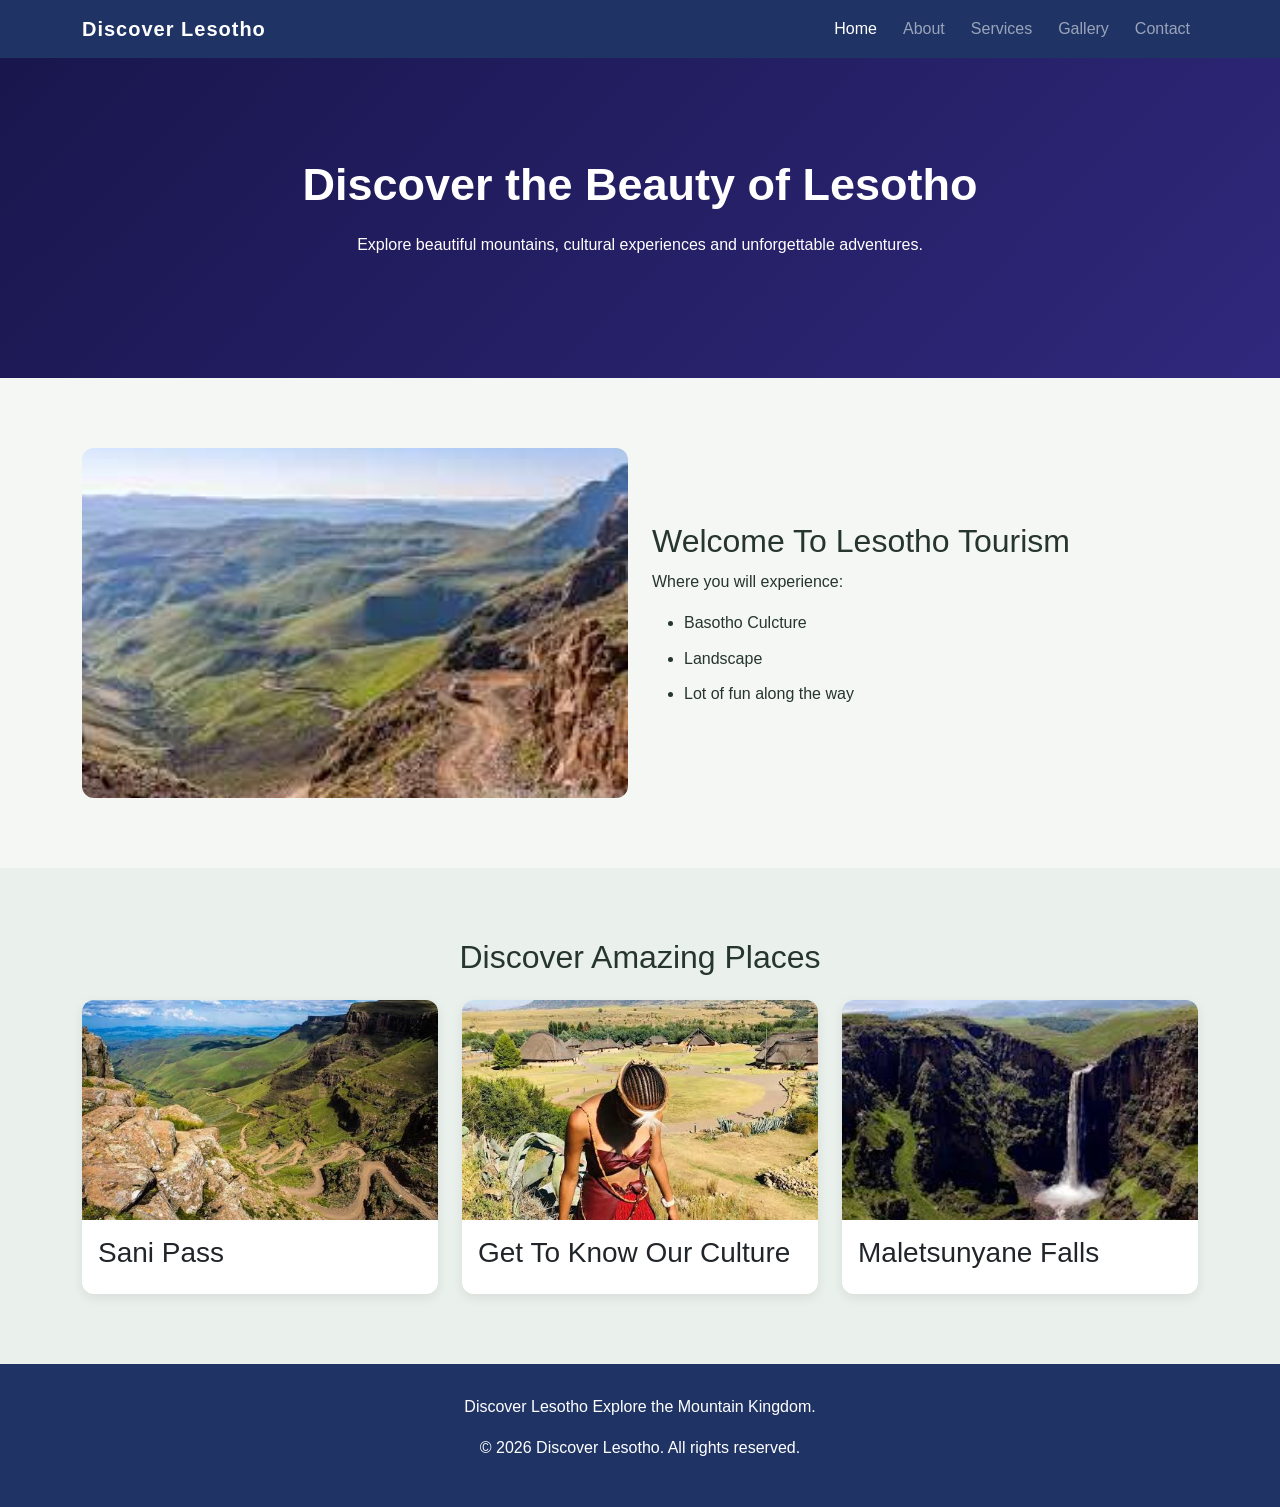
<file: index.html>
<!DOCTYPE html>
<html lang="en">

<head>
    
    <meta charset="UTF-8">
    <meta name="viewport" content="width=device-width, initial-scale=1.0">

    <title>Discover Lesotho | Home</title>

    
    <link href="bootstrap.min.css"
          rel="stylesheet">

    
    <link rel="stylesheet" href="style.css">
</head>

<body>

    
    <nav class="navbar navbar-expand-lg navbar-dark site-navbar">
        <div class="container">

            <a class="navbar-brand fw-bold" href="index.html">
                Discover Lesotho
            </a>

            
            <button class="navbar-toggler" type="button"
                    data-bs-toggle="collapse"
                    data-bs-target="#menu">
                <span class="navbar-toggler-icon"></span>
            </button>

            
            <div class="collapse navbar-collapse" id="menu">
                <ul class="navbar-nav ms-auto">
                    <li class="nav-item">
                        <a class="nav-link active" href="index.html">Home</a>
                    </li>

                    <li class="nav-item">
                        <a class="nav-link" href="about.html">About</a>
                    </li>

                    <li class="nav-item">
                        <a class="nav-link" href="services.html">Services</a>
                    </li>

                    <li class="nav-item">
                        <a class="nav-link" href="gallery.html">Gallery</a>
                    </li>

                    <li class="nav-item">
                        <a class="nav-link" href="contact.html">Contact</a>
                    </li>
                </ul>
            </div>

        </div>
    </nav>


    
    <header class="hero">
        <div class="container text-center">

        

            <h1>Discover the Beauty of Lesotho</h1>

            <p class="hero-text">
                Explore beautiful mountains, cultural experiences
                and unforgettable adventures.
            </p>


        </div>
    </header>


    
    <section class="section-space">
        <div class="container">
            <div class="row align-items-center g-4">

                
                <div class="col-lg-6">
                    <img
                        src="img4.jpg"
                        class="feature-image"
                        alt="Scenic landscape in Lesotho">
                </div>

                
                <div class="col-lg-6">


                    <h2>Welcome To Lesotho Tourism</h2>

                    <p>
                        Where you will experience:
                    </p>

                    <ul class="check-list">
                        <li>Basotho Culcture</li>
                        <li>Landscape</li>
                        <li>Lot of fun along the way</li>
                    </ul>

                    

                </div>
            </div>
        </div>
    </section>


    
    <section class="section-space destinations-section">
        <div class="container">

            <div class="text-center mb-4">
                
                <h2>Discover Amazing Places</h2>
                
            </div>

            <div class="row g-4">

                
                <div class="col-md-4">
                    <div class="card destination-card h-100">

                        <img src="img6.jpg"
                             class="card-img-top"
                             alt="Mountains in Lesotho">

                        <div class="card-body">
                            <h3 class="card-title">Sani Pass</h3>

                    

                        </div>

                    </div>
                </div>

                
                <div class="col-md-4">
                    <div class="card destination-card h-100">

                        <img src="img9.jpg"
                             class="card-img-top"
                             alt="Lesotho culture">

                        <div class="card-body">
                            <h3 class="card-title">Get To Know Our Culture</h3>


                        </div>

                    </div>
                </div>

                
                <div class="col-md-4">
                    <div class="card destination-card h-100">

                        <img src="img1.jpg"
                             class="card-img-top"
                             alt="Waterfall in Lesotho">

                        <div class="card-body">
                            <h3 class="card-title">Maletsunyane Falls</h3>

                            
                        </div>

                    </div>
                </div>

            </div>
        </div>
    </section>


    
    <footer class="site-footer text-center">
        <div class="container">
            <p>Discover Lesotho Explore the Mountain Kingdom.</p>
            <p>&copy; 2026 Discover Lesotho. All rights reserved.</p>
        </div>
    </footer>


    
    <script src="bootstrap.bundle.min.js"></script>

    
    <script src="script.js"></script>

</body>
</html>
</file>
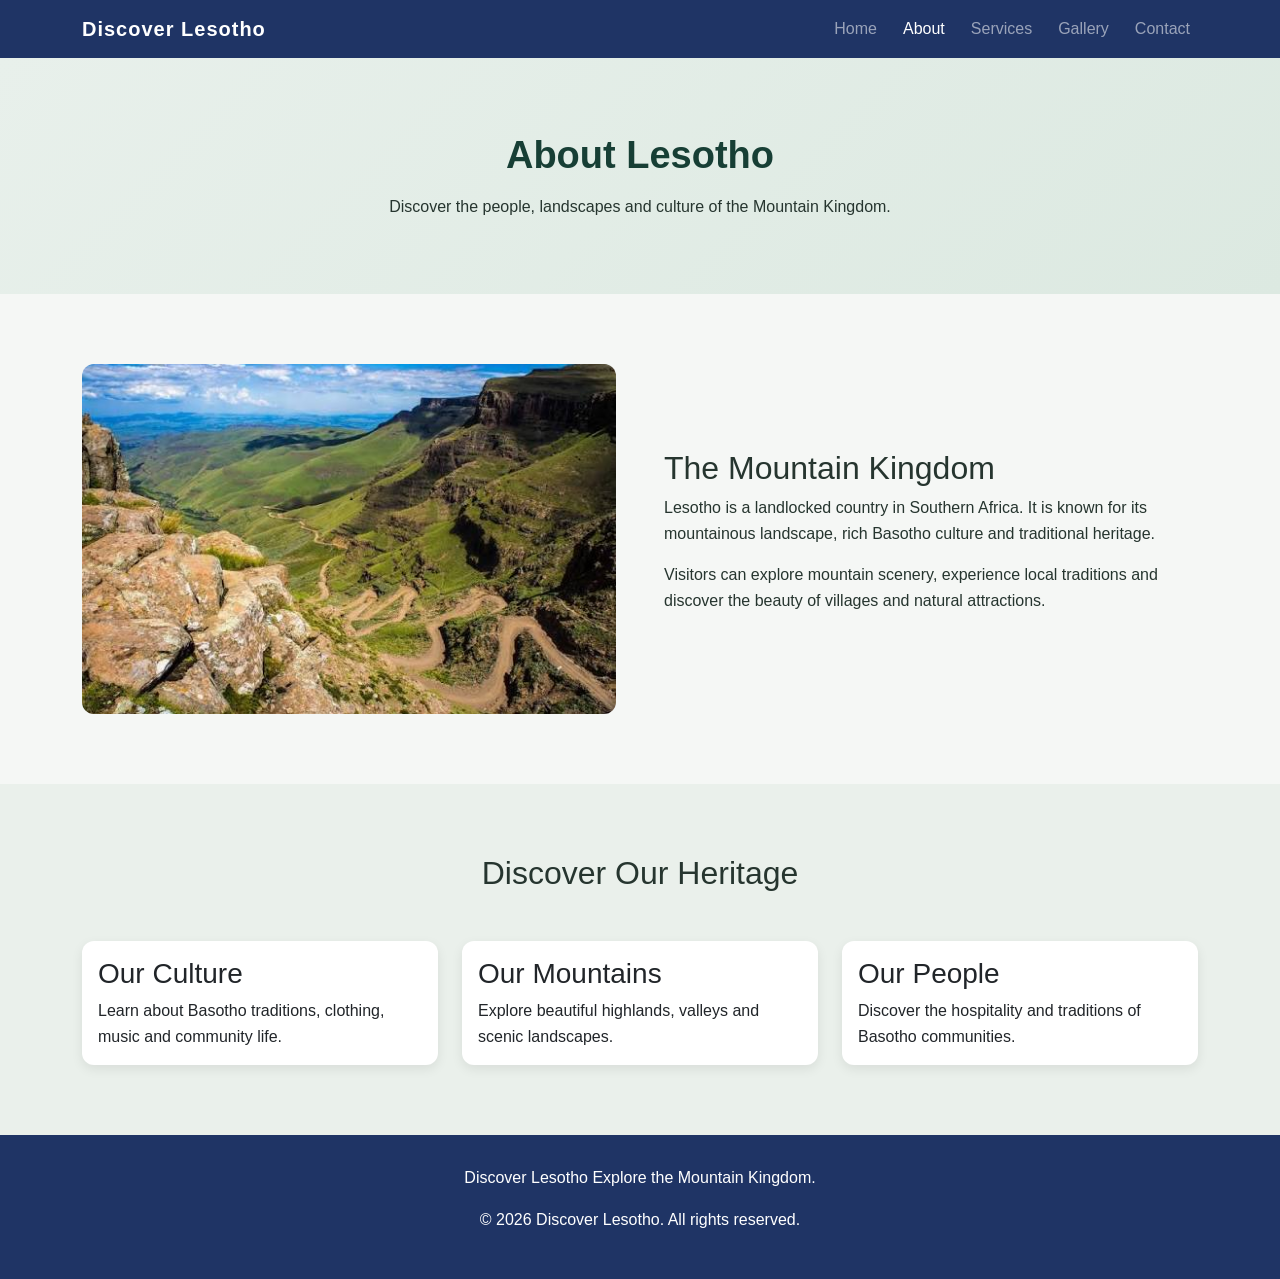
<file: about.html>
<!DOCTYPE html>
<html lang="en">

<head>
    
    <meta charset="UTF-8">
    <meta name="viewport" content="width=device-width, initial-scale=1.0">

    <title>About Lesotho | Discover Lesotho</title>

    
    <link
        href="bootstrap.min.css"
        rel="stylesheet">

    
    <link rel="stylesheet" href="style.css">
</head>

<body>

    
    <nav class="navbar navbar-expand-lg navbar-dark site-navbar">
        <div class="container">

            <a class="navbar-brand fw-bold" href="index.html">
                Discover Lesotho
            </a>

            
            <button class="navbar-toggler" type="button"
                data-bs-toggle="collapse" data-bs-target="#menu">
                <span class="navbar-toggler-icon"></span>
            </button>

            
            <div class="collapse navbar-collapse" id="menu">
                <ul class="navbar-nav ms-auto">

                    <li class="nav-item">
                        <a class="nav-link" href="index.html">Home</a>
                    </li>

                    <li class="nav-item">
                        <a class="nav-link active" href="about.html">About</a>
                    </li>

                    <li class="nav-item">
                        <a class="nav-link" href="services.html">Services</a>
                    </li>

                    <li class="nav-item">
                        <a class="nav-link" href="gallery.html">Gallery</a>
                    </li>

                    <li class="nav-item">
                        <a class="nav-link" href="contact.html">Contact</a>
                    </li>

                </ul>
            </div>
        </div>
    </nav>


    
    <header class="page-header text-center">
        <div class="container">

            

            <h1>About Lesotho</h1>

            <p>
                Discover the people, landscapes and culture
                of the Mountain Kingdom.
            </p>

        </div>
    </header>


    
    <main>

        <section class="section-space">
            <div class="container">
                <div class="row align-items-center g-5">

                    
                    <div class="col-lg-6">
                        <img
                            src="img6.jpg"
                            alt="Beautiful mountain scenery in Lesotho"
                            class="feature-image">
                    </div>

                    
                    <div class="col-lg-6">

                        

                        <h2>The Mountain Kingdom</h2>

                        <p>
                            Lesotho is a landlocked country in Southern Africa. It is known for its
                            mountainous landscape, rich Basotho culture
                            and traditional heritage.
                        </p>

                        <p>
                            Visitors can explore mountain scenery, experience
                            local traditions and discover the beauty of
                            villages and natural attractions.
                        </p>

                        

                    </div>
                </div>
            </div>
        </section>


        
        <section class="section-space destinations-section">
            <div class="container">

                <div class="text-center mb-5">
                    
                    <h2>Discover Our Heritage</h2>
                </div>

                <div class="row g-4">

                    
                    <div class="col-md-4">
                        <div class="card destination-card h-100">
                            <div class="card-body">

                                <h3 class="card-title">
                                    Our Culture
                                </h3>

                                <p class="card-text">
                                    Learn about Basotho traditions,
                                    clothing, music and community life.
                                </p>

                            </div>
                        </div>
                    </div>

                    
                    <div class="col-md-4">
                        <div class="card destination-card h-100">
                            <div class="card-body">

                                <h3 class="card-title">
                                    Our Mountains
                                </h3>

                                <p class="card-text">
                                    Explore beautiful highlands,
                                    valleys and scenic landscapes.
                                </p>

                            </div>
                        </div>
                    </div>

                    
                    <div class="col-md-4">
                        <div class="card destination-card h-100">
                            <div class="card-body">

                                <h3 class="card-title">
                                    Our People
                                </h3>

                                <p class="card-text">
                                    Discover the hospitality and
                                    traditions of Basotho communities.
                                </p>

                            </div>
                        </div>
                    </div>

                </div>
            </div>
        </section>

    </main>


    
    <footer class="site-footer text-center">
        <div class="container">
            <p>Discover Lesotho Explore the Mountain Kingdom.</p>
            <p>&copy; 2026 Discover Lesotho. All rights reserved.</p>
        </div>
    </footer>


    
    <script src="bootstrap.bundle.min.js"></script>

    
    <script src="script.js"></script>

</body>
</html>
</file>
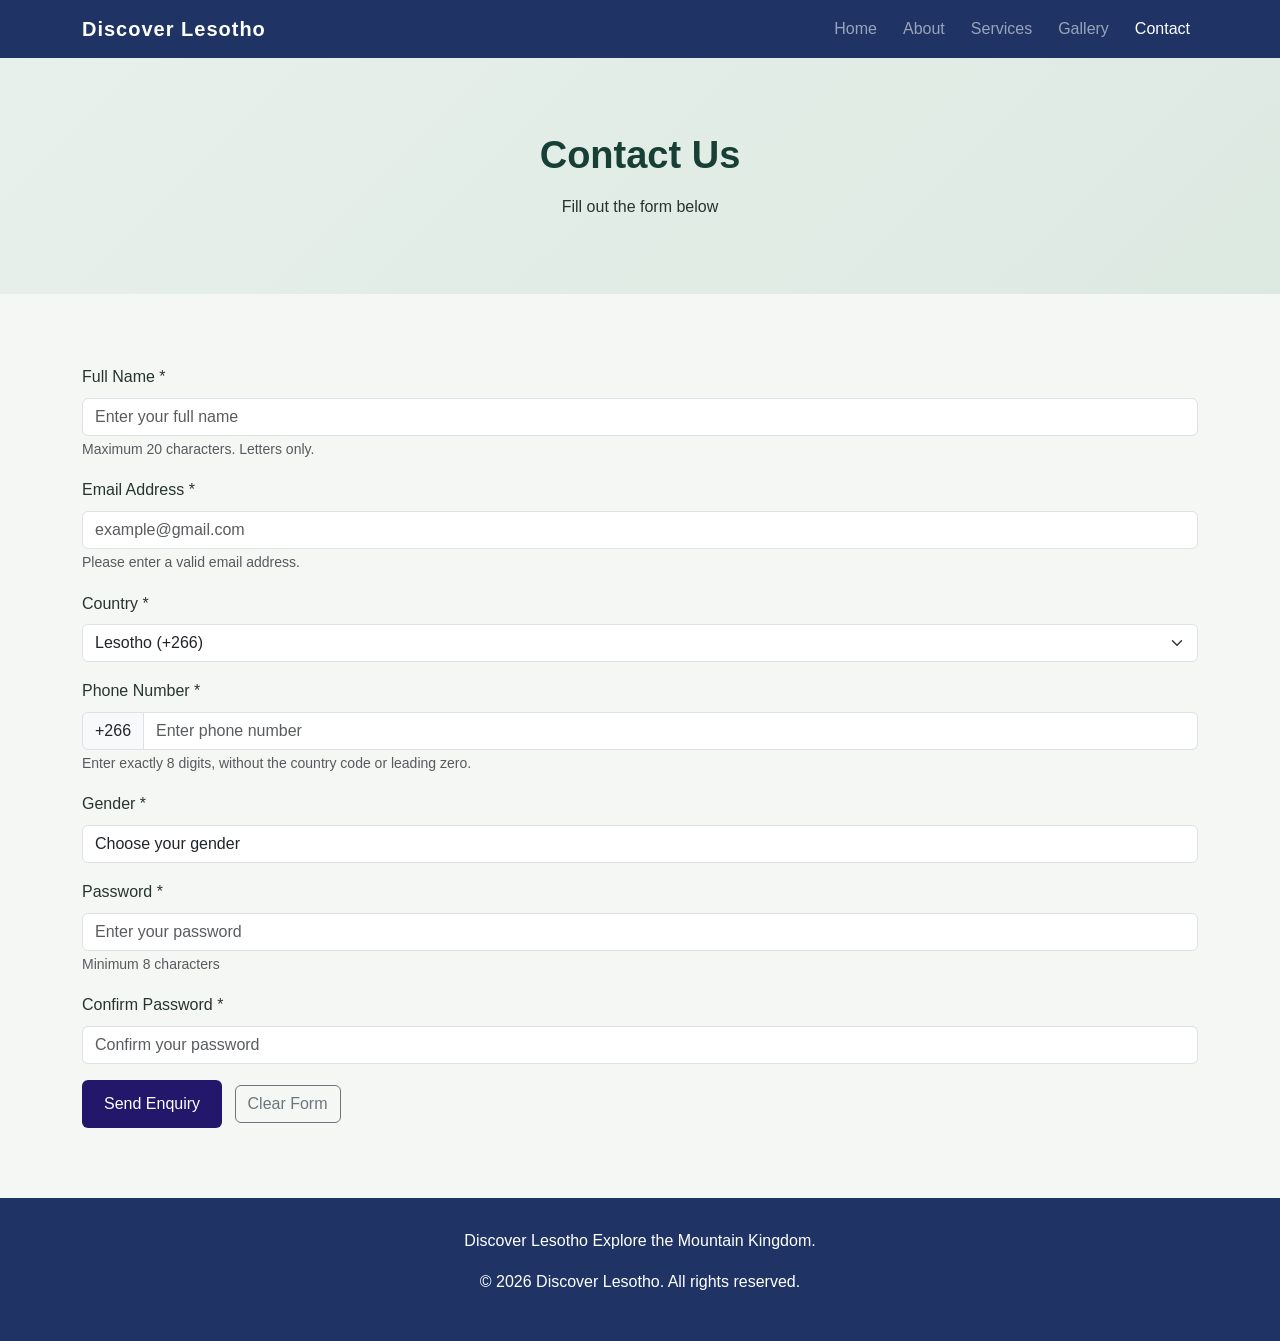
<file: contact.html>
<!DOCTYPE html>
<html lang="en">

<head>
    <meta charset="UTF-8">
    <meta name="viewport" content="width=device-width, initial-scale=1.0">

    <title>Contact Us | Discover Lesotho</title>

    
    <link
        href="bootstrap.min.css"
        rel="stylesheet">

    
    <link rel="stylesheet" href="style.css">
</head>

<body>

    
    <nav class="navbar navbar-expand-lg navbar-dark site-navbar">
        <div class="container">

            <a class="navbar-brand fw-bold" href="index.html">
                Discover Lesotho
            </a>

            <button class="navbar-toggler" type="button"
                data-bs-toggle="collapse" data-bs-target="#menu"
                aria-controls="menu" aria-expanded="false"
                aria-label="Open navigation menu">
                <span class="navbar-toggler-icon"></span>
            </button>

            <div class="collapse navbar-collapse" id="menu">
                <ul class="navbar-nav ms-auto">

                    <li class="nav-item">
                        <a class="nav-link" href="index.html">Home</a>
                    </li>

                    <li class="nav-item">
                        <a class="nav-link" href="about.html">About</a>
                    </li>

                    <li class="nav-item">
                        <a class="nav-link" href="services.html">Services</a>
                    </li>

                    <li class="nav-item">
                        <a class="nav-link" href="gallery.html">Gallery</a>
                    </li>

                    <li class="nav-item">
                        <a class="nav-link active"
                           href="contact.html">Contact</a>
                    </li>

                </ul>
            </div>
        </div>
    </nav>


    
    <header class="page-header text-center">
        <div class="container">

            

            <h1>Contact Us</h1>

            <p>
                Fill out the form below
            </p>

        </div>
    </header>


    
    <main>
        <section class="section-space">
            <div class="container">


                            <form id="contactForm">

                                
                                

<div class="mb-3">
    <label for="fullName" class="form-label">
        Full Name *
    </label>

    <input
        type="text"
        class="form-control"
        id="fullName"
        name="fullName"
        placeholder="Enter your full name"
        maxlength="20"
        minlength="2"
        pattern="[A-Za-zÀ-ÖØ-öø-ÿ' -]{2,20}"
        title="Enter 2 to 20 characters. Numbers are not allowed."
        autocomplete="name"
        required>

    <small class="text-muted">
        Maximum 20 characters. Letters only.
    </small>
</div>


                                

<div class="mb-3">

    <label for="email" class="form-label">
        Email Address *
    </label>

    <input
        type="email"
        class="form-control"
        id="email"
        name="email"
        placeholder="example@gmail.com"
        maxlength="254"
        pattern="[a-zA-Z0-9._%+-]+@[a-zA-Z0-9-]+(\.[a-zA-Z0-9-]+)+"
        title="Enter a valid email address, for example example@gmail.com"
        autocomplete="email"
        required>

    <small class="text-muted">
        Please enter a valid email address.
    </small>

</div>


                               

<div class="mb-3">

    <label for="countryCode" class="form-label">
        Country *
    </label>

    <select class="form-select"
            id="countryCode"
            name="countryCode"
            required>

        <option value="+266" data-length="8" selected>
            Lesotho (+266)
        </option>

        <option value="+27" data-length="9">
            South Africa (+27)
        </option>

        <option value="+267" data-length="8">
            Botswana (+267)
        </option>

        <option value="+263" data-length="9">
            Zimbabwe (+263)
        </option>

        <option value="+268" data-length="8">
            Eswatini (+268)
        </option>

    </select>

    <label for="phone" class="form-label mt-3">
        Phone Number *
    </label>

    <div class="input-group">

        <span class="input-group-text" id="phonePrefix">
            +266
        </span>

        <input
            type="tel"
            class="form-control"
            id="phone"
            name="phone"
            placeholder="Enter phone number"
            inputmode="numeric"
            pattern="[0-9]+"
            maxlength="8"
            required>

    </div>

    <small class="text-muted" id="phoneHelp">
        Enter 8 digits for Lesotho, without the country code.
    </small>

</div>



<div class="mb-3">
  <label for="gender" class="form-label">Gender *</label>
  <select class="form-control" id="gender" name="gender" required>
    <option value="" disabled selected>Choose your gender</option>
    <option value="male">Male</option>
    <option value="female">Female</option>
    <option value="other">Other</option>
    <option value="prefer-not">Prefer not to say</option>
  </select>
</div>


<div class="mb-3">
  <label for="password" class="form-label">Password *</label>
  <input type="password" class="form-control" id="password" name="password" 
         placeholder="Enter your password" minlength="8" required>
  <small class="form-text text-muted">Minimum 8 characters</small>
</div>


<div class="mb-3">
  <label for="confirmPassword" class="form-label">Confirm Password *</label>
  <input type="password" class="form-control" id="confirmPassword" name="confirmPassword" 
         placeholder="Confirm your password" required>
  <small id="passwordError" class="text-danger" style="display:none;">Passwords do not match!</small>
</div>
                                

                                <button type="submit"
                                        class="btn btn-brand">
                                    Send Enquiry
                                </button>

                                <button type="reset"
                                        class="btn btn-outline-secondary ms-2">
                                    Clear Form
                                </button>

                            </form>

                        </div>
                    </div>

                </div>
            </div>
        </section>
    </main>


    
    <footer class="site-footer text-center">
        <div class="container">
            <p>Discover Lesotho Explore the Mountain Kingdom.</p>
            <p>&copy; 2026 Discover Lesotho. All rights reserved.</p>
        </div>
    </footer>


    
    <script
        src="bootstrap.bundle.min.js">
    </script>

    
    <script src="script.js"></script>

    <script>
  const password = document.getElementById('password');
  const confirmPassword = document.getElementById('confirmPassword');
  const errorText = document.getElementById('passwordError');

  confirmPassword.addEventListener('input', function() {
    if (password.value !== confirmPassword.value) {
      errorText.style.display = 'block';
      confirmPassword.setCustomValidity("Passwords don't match");
    } else {
      errorText.style.display = 'none';
      confirmPassword.setCustomValidity('');
    }
  });
</script>

</body>
</html>
</file>
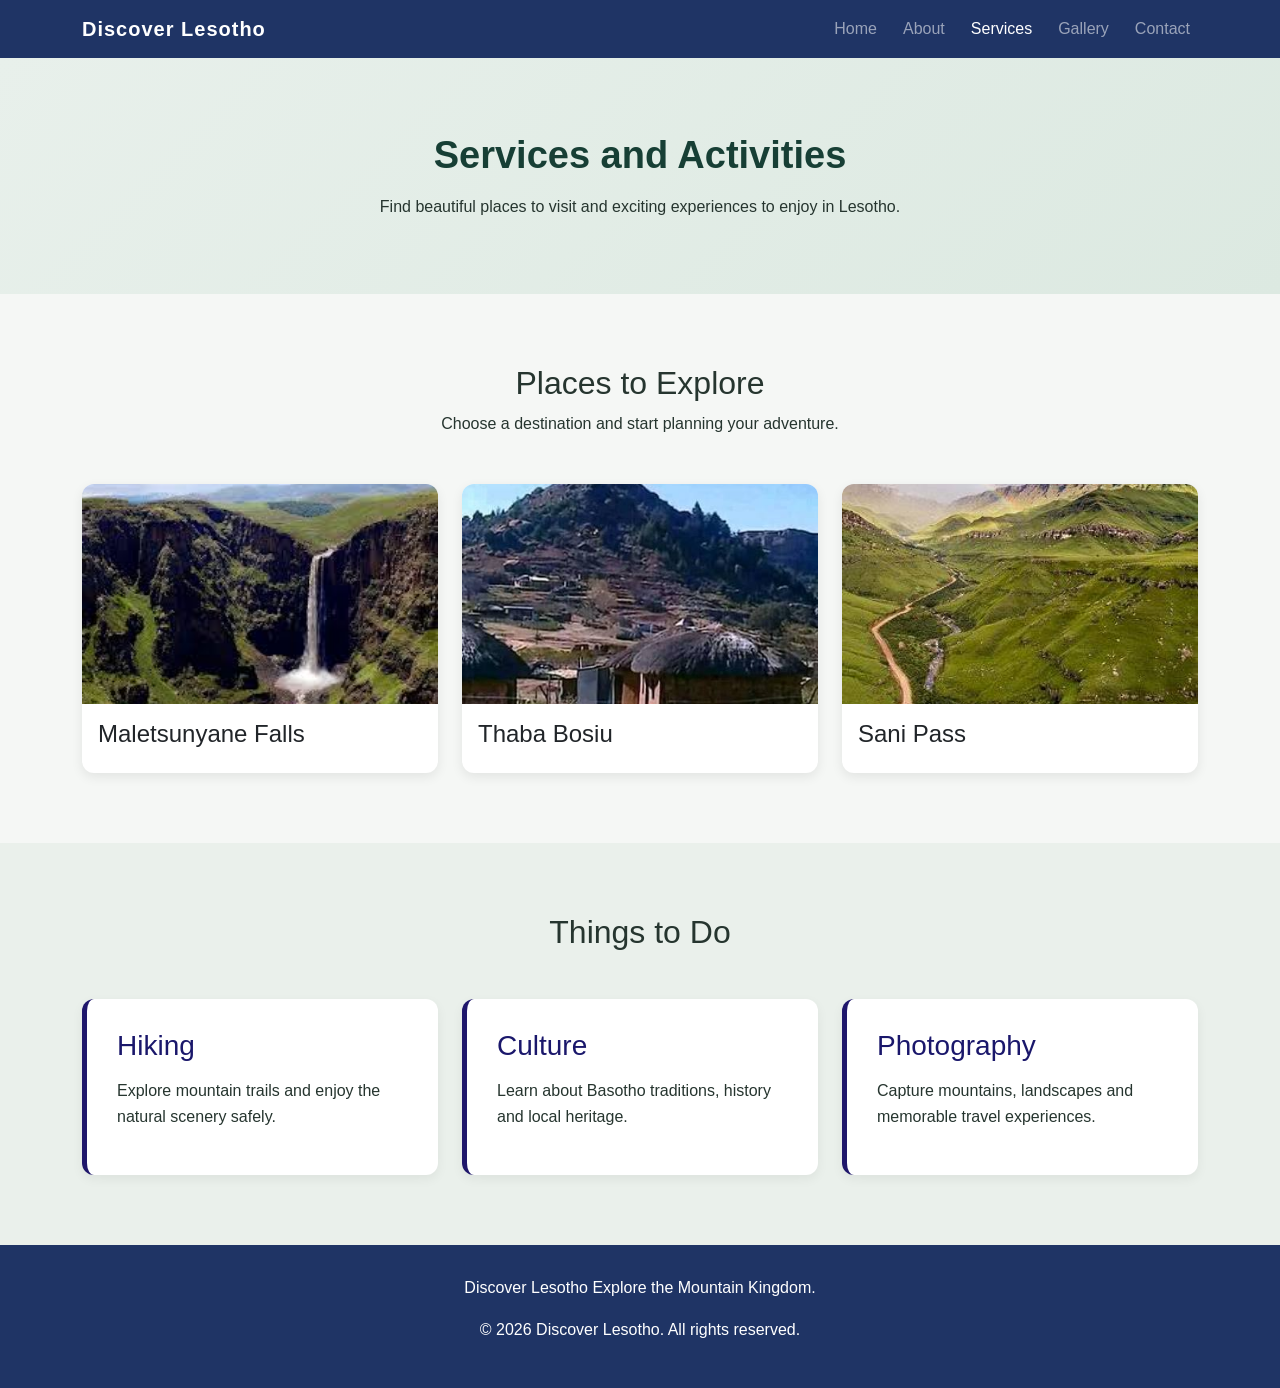
<file: services.html>
<!DOCTYPE html>
<html lang="en">

<head>
    <meta charset="UTF-8">
    <meta name="viewport" content="width=device-width, initial-scale=1.0">

    <title>Destinations | Discover Lesotho</title>

    
    <link
        href="bootstrap.min.css"
        rel="stylesheet">

    
    <link rel="stylesheet" href="style.css">
</head>

<body>

    
    <nav class="navbar navbar-expand-lg navbar-dark site-navbar">
        <div class="container">

            <a class="navbar-brand fw-bold" href="index.html">
                Discover Lesotho
            </a>

            <button class="navbar-toggler" type="button"
                data-bs-toggle="collapse" data-bs-target="#menu">
                <span class="navbar-toggler-icon"></span>
            </button>

            <div class="collapse navbar-collapse" id="menu">
                <ul class="navbar-nav ms-auto">

                    <li class="nav-item">
                        <a class="nav-link" href="index.html">Home</a>
                    </li>

                    <li class="nav-item">
                        <a class="nav-link" href="about.html">About</a>
                    </li>

                    <li class="nav-item">
                        <a class="nav-link active"
                           href="services.html">Services</a>
                    </li>

                    <li class="nav-item">
                        <a class="nav-link" href="gallery.html">Gallery</a>
                    </li>

                    <li class="nav-item">
                        <a class="nav-link" href="contact.html">Contact</a>
                    </li>

                </ul>
            </div>
        </div>
    </nav>


    
    <header class="page-header text-center">
        <div class="container">

            

            <h1>Services and Activities</h1>

            <p>
                Find beautiful places to visit and exciting
                experiences to enjoy in Lesotho.
            </p>

        </div>
    </header>


    
    <main>

        <section class="section-space">
            <div class="container">

                <div class="text-center mb-5">
                    <h2>Places to Explore</h2>

                    <p>
                        Choose a destination and start planning
                        your adventure.
                    </p>
                </div>

                <div class="row g-4">

                    
                    <div class="col-md-6 col-lg-4">
                        <article class="card destination-card h-100">

                            <img
                                src="img1.jpg"
                                class="card-img-top"
                                alt="Maletsunyane Falls">

                            <div class="card-body">
                                <h2 class="card-title h4">
                                    Maletsunyane Falls
                                </h2>


                            </div>

                        </article>
                    </div>


                    
                    <div class="col-md-6 col-lg-4">
                        <article class="card destination-card h-100">

                            <img
                                src="img8.jpg"
                                class="card-img-top"
                                alt="Thaba Bosiu cultural heritage site">

                            <div class="card-body">
                                <h2 class="card-title h4">
                                    Thaba Bosiu
                                </h2>

                                
                            </div>

                        </article>
                    </div>


                    
                    <div class="col-md-6 col-lg-4">
                        <article class="card destination-card h-100">

                            <img
                                src="img5.jpg"
                                class="card-img-top"
                                alt="Mountain scenery around Sani Pass">

                            <div class="card-body">
                                <h2 class="card-title h4">
                                    Sani Pass
                                </h2>

                                
                            </div>

                        </article>
                    </div>

                </div>
            </div>
        </section>


        
        <section class="section-space destinations-section">
            <div class="container">

                <div class="text-center mb-5">
                    
                    <h2>Things to Do</h2>
                </div>

                <div class="row g-4">

                    <div class="col-md-4">
                        <div class="activity-box h-100">
                            <h3>Hiking</h3>

                            <p>
                                Explore mountain trails and enjoy
                                the natural scenery safely.
                            </p>
                        </div>
                    </div>

                    <div class="col-md-4">
                        <div class="activity-box h-100">
                            <h3>Culture</h3>

                            <p>
                                Learn about Basotho traditions,
                                history and local heritage.
                            </p>
                        </div>
                    </div>

                    <div class="col-md-4">
                        <div class="activity-box h-100">
                            <h3>Photography</h3>

                            <p>
                                Capture mountains, landscapes
                                and memorable travel experiences.
                            </p>
                        </div>
                    </div>

                </div>


            </div>
        </section>

    </main>


    
    <footer class="site-footer text-center">
        <div class="container">
            <p>Discover Lesotho Explore the Mountain Kingdom.</p>
            <p>&copy; 2026 Discover Lesotho. All rights reserved.</p>
        </div>
    </footer>

    <script
        src="bootstrap.bundle.min.js">
    </script>

    
    <script src="script.js"></script>


</body>
</html>
</file>
<file: style.css>
body {
    margin: 0;
    font-family: Arial, sans-serif;
    background-color: #f5f7f4;
    color: #292635;
    line-height: 1.6;
}


.site-navbar {
    background-color: #1f3465;
}

.navbar-brand {
    letter-spacing: 1px;
}

.nav-link {
    margin-left: 10px;
}

.nav-link:hover {
    color: #7f7be8;
}


.hero {
    background: linear-gradient(135deg, #19164d, #30287c);
    color: white;
    padding: 100px 20px;
}

.hero h1 {
    font-size: 45px;
    font-weight: bold;
}

.hero-text {
    max-width: 600px;
    margin: 20px auto;
}


.eyebrow {
    color: #bd8c2d;
    font-weight: bold;
    letter-spacing: 2px;
    font-size: 13px;
}


.section-space {
    padding-top: 70px;
    padding-bottom: 70px;
}


.feature-image {
    width: 100%;
    height: 350px;
    object-fit: cover;
    border-radius: 12px;
}


.check-list li {
    margin-bottom: 10px;
}


.btn-brand {
    background-color: #22176b;
    color: white;
    border: none;
    padding: 12px 22px;
    border-radius: 6px;
    text-decoration: none;
}

.btn-brand:hover {
    background-color: #131045;
    color: white;
}


.destinations-section {
    background-color: #eaf0eb;
}

.destination-card {
    border: none;
    border-radius: 12px;
    overflow: hidden;
    box-shadow: 0 4px 12px rgba(0, 0, 0, 0.08);
    transition: transform 0.3s ease;
}

.destination-card:hover {
    transform: translateY(-6px);
}

.destination-card img {
    width: 100%;
    height: 220px;
    object-fit: cover;
}


.site-footer {
    background-color: #1f3465;
    color: white;
    padding: 30px 10px;
}


@media (max-width: 576px) {
    .hero {
        padding: 65px 15px;
    }

    .hero h1 {
        font-size: 32px;
    }

    .feature-image {
        height: 260px;
    }
}



.page-header {
    background-color: #eaf0eb;
    padding: 65px 20px;
}

.page-header h1 {
    color: #24176b;
    font-size: 42px;
    font-weight: bold;
}

.page-header p:not(.eyebrow) {
    max-width: 650px;
    margin: 15px auto 0;
}



.activity-box {
    background-color: white;
    padding: 30px;
    border-radius: 12px;
    border-left: 5px solid #1f176b;
    box-shadow: 0 4px 12px rgba(0, 0, 0, 0.06);
    transition: transform 0.3s ease;
}

.activity-box:hover {
    transform: translateY(-5px);
}

.activity-box h3 {
    color: #1a176b;
    margin-bottom: 15px;
}



.gallery-item {
    height: 100%;
    padding-bottom: 15px;
}

.gallery-image {
    width: 100%;
    height: 250px;
    object-fit: cover;
    border-radius: 12px;
    cursor: pointer;
    transition: transform 0.3s ease, box-shadow 0.3s ease;
}

.gallery-image:hover,
.gallery-image:focus {
    transform: scale(1.02);
    box-shadow: 0 8px 20px rgba(0, 0, 0, 0.18);
    outline: 2px solid #17186b;
}

.gallery-item h3 {
    font-size: 21px;
    color: #24176b;
    margin-top: 16px;
}

.gallery-item p {
    color: #52615a;
}


#largePhoto {
    max-height: 70vh;
    object-fit: contain;
}



.contact-info {
    margin-top: 25px;
    padding: 18px;
    background-color: #eaf0eb;
    border-left: 4px solid #1f176b;
    border-radius: 6px;
}

.contact-info h3 {
    color: #24176b;
    font-size: 20px;
}


.contact-form-card {
    background-color: white;
    padding: 30px;
    border-radius: 12px;
    box-shadow: 0 4px 18px rgba(0, 0, 0, 0.08);
}

.contact-form-card h2 {
    color: #21176b;
    margin-bottom: 12px;
}


.contact-form-card .form-control,
.contact-form-card .form-select {
    padding: 12px;
    border-radius: 6px;
}

.contact-form-card .form-control:focus,
.contact-form-card .form-select:focus {
    border-color: #1d176b;
    box-shadow: 0 0 0 0.2rem rgba(23, 107, 85, 0.15);
}


.form-message {
    margin-bottom: 15px;
    padding: 12px;
    border-radius: 6px;
    display: none;
}

.form-message.success {
    display: block;
    background-color: #d1e7dd;
    color: #1a0f51;
}

.form-message.error {
    display: block;
    background-color: #f8d7da;
    color: #842029;
}


@media (max-width: 576px) {
    .contact-form-card {
        padding: 20px;
    }
}


/* =================================
   PROFESSIONAL CONTACT PAGE DESIGN
================================= */

/* Contact page background */
body {
    font-family: Arial, sans-serif;
    background-color: #f5f7f5;
    color: #26352f;
}

/* Contact page heading */
.page-header {
    background: linear-gradient(135deg, #e8f0eb, #dce9e1);
    padding: 75px 20px;
}

.page-header h1 {
    color: #173f35;
    font-size: 38px;
    font-weight: 700;
}

/* Contact section spacing */
.contact-form-card {
    background-color: #ffffff;
    padding: 35px;
    border-radius: 16px;
    border: 1px solid #e3e9e5;
    box-shadow: 0 8px 25px rgba(0, 0, 0, 0.07);
}

/* Form heading */
.contact-form-card h2 {
    color: #176b55;
    font-size: 26px;
    font-weight: 700;
    margin-bottom: 12px;
}

/* Form labels */
.contact-form-card .form-label {
    color: #26352f;
    font-weight: 600;
    margin-bottom: 8px;
}

/* Text boxes and dropdowns */
.contact-form-card .form-control,
.contact-form-card .form-select {
    min-height: 48px;
    padding: 12px 15px;
    border: 1px solid #d5ded8;
    border-radius: 8px;
    background-color: #fbfcfb;
    font-size: 15px;
}

/* Text area */
.contact-form-card textarea.form-control {
    min-height: 130px;
}

/* Input focus effect */
.contact-form-card .form-control:focus,
.contact-form-card .form-select:focus {
    border-color: #176b55;
    box-shadow: 0 0 0 3px rgba(23, 107, 85, 0.13);
    background-color: #ffffff;
}

/* Email instructions */
.email-help {
    display: block;
    margin-top: 7px;
    color: #68766e;
    font-size: 12px;
}

/* Submit button */
.contact-form-card .btn-brand {
    min-height: 46px;
    padding: 11px 24px;
    font-weight: 600;
    border-radius: 8px;
}

/* Contact information boxes */
.contact-info {
    background-color: #eaf1ec;
    padding: 22px;
    margin-top: 20px;
    border-radius: 10px;
    border-left: 4px solid #176b55;
}

/* Responsive design for phones */
@media (max-width: 576px) {

    .page-header {
        padding: 50px 15px;
    }

    .page-header h1 {
        font-size: 30px;
    }

    .contact-form-card {
        padding: 22px 18px;
        border-radius: 12px;
    }

    .contact-form-card h2 {
        font-size: 23px;
    }
}
</file>
